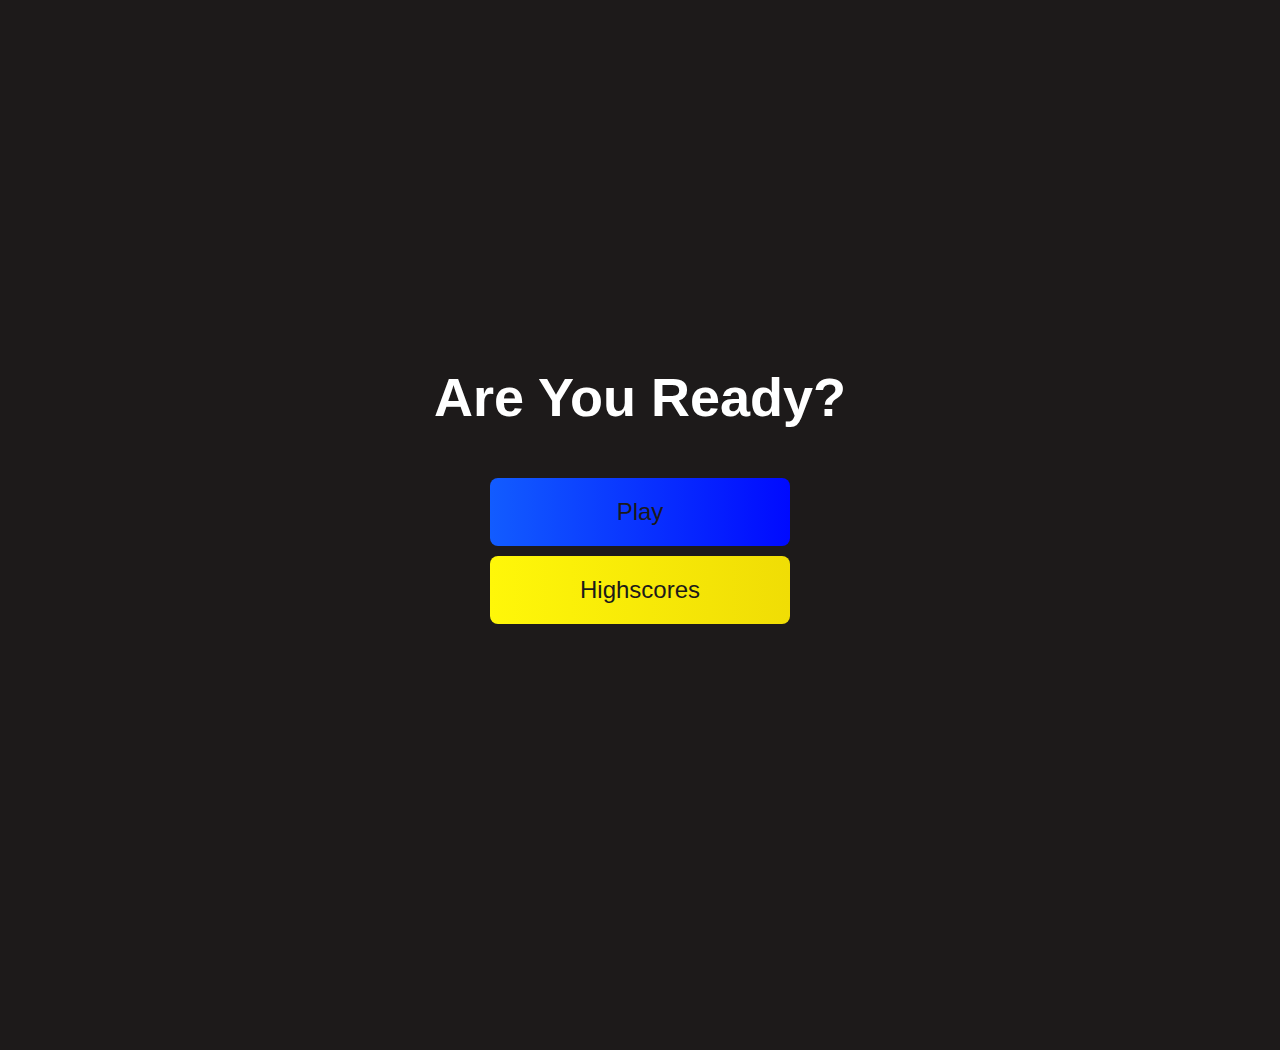
<file: index.html>
<!DOCTYPE html>
<html lang="en">
<head>
    <meta charset="UTF-8">
    <meta http-equiv="X-UA-Compatible" content="IE=edge">
    <meta name="viewport" content="width=device-width, initial-scale=1.0">
    <title>Home Page</title>
    <link rel="stylesheet" href="style.css">
</head>
<body>
    <div class="container">
        <div id="home" class="flex-column flex-center">
            <h1>Are You Ready?</h1>
            <a href="./game.html" class="btn">Play</a>
            <a href="./highscores.html" id="highscore-btn" class="btn">Highscores</a>
        </div>
    </div>
</body>
</html>
</file>
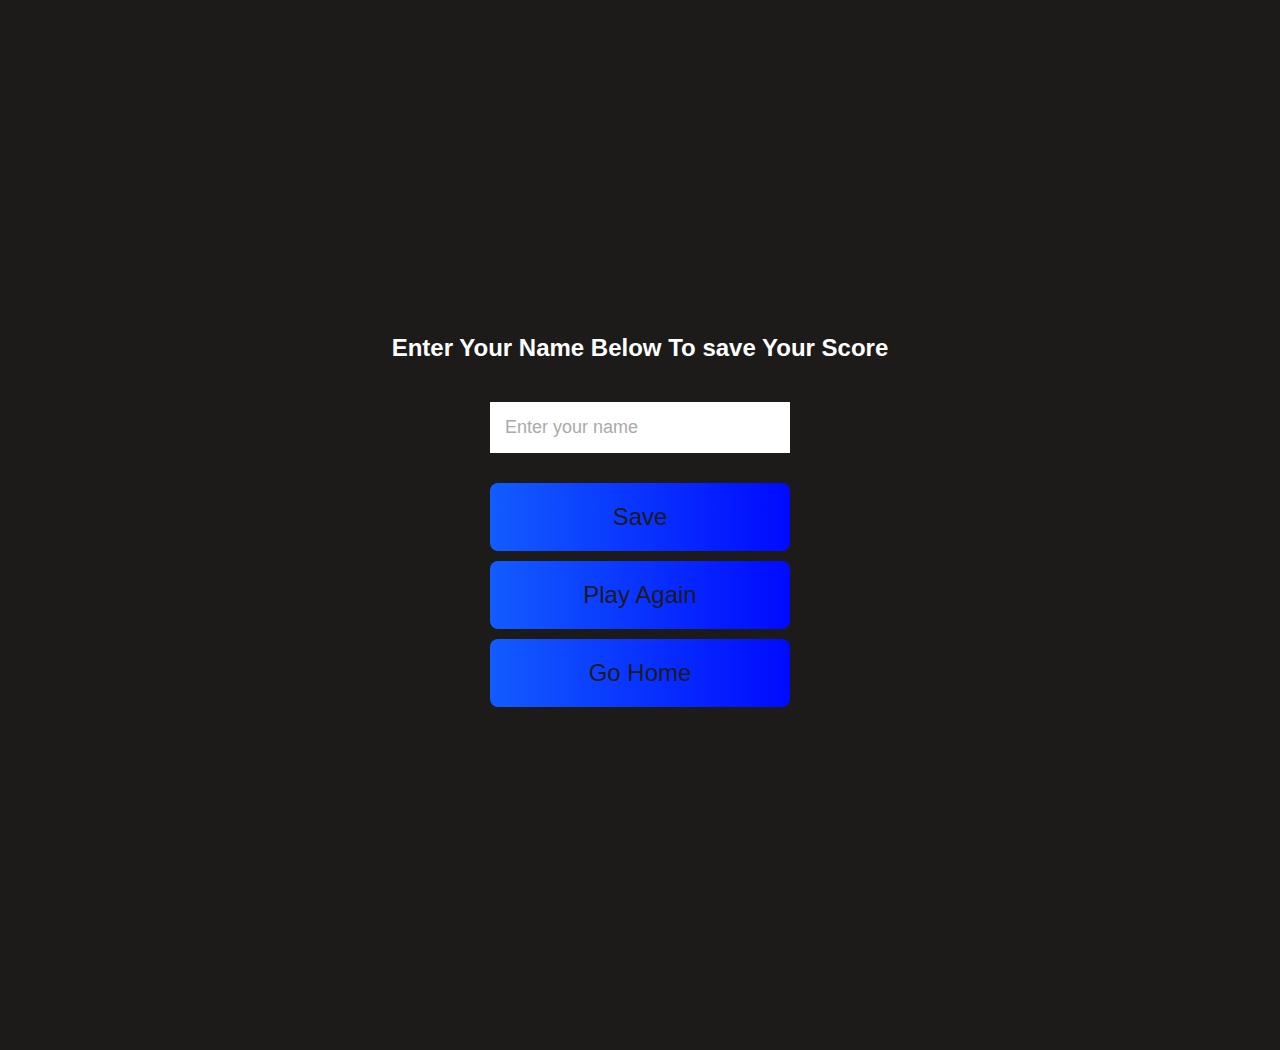
<file: end.html>
<!DOCTYPE html>
<html lang="en">
<head>
    <meta charset="UTF-8">
    <meta http-equiv="X-UA-Compatible" content="IE=edge">
    <meta name="viewport" content="width=device-width, initial-scale=1.0">
    <title>End</title>
    <link rel="stylesheet" href="style.css">
</head>
<body>
    <div class="container">
        <div id="end" class="flex-center flex-column">
            <h1 id="finalScore">0</h1>
            <h2 id="end-text">Enter Your Name Below To save Your Score </h2>
            <form class="end-form-container">
                <input type="text" name="name" id="username" placeholder="Enter your name">
                <button class="btn" id="saveScoreBtn" type="submit" onclick="SaveHighScore(event)" disabled>Save</button>
            </form>

            <a href="./game.html" class="btn">Play Again</a>
            <a href= './index.html' class="btn">Go Home</a>
        </div>
    </div>

    <script src="end.js"></script>
</body>
</html>
</file>
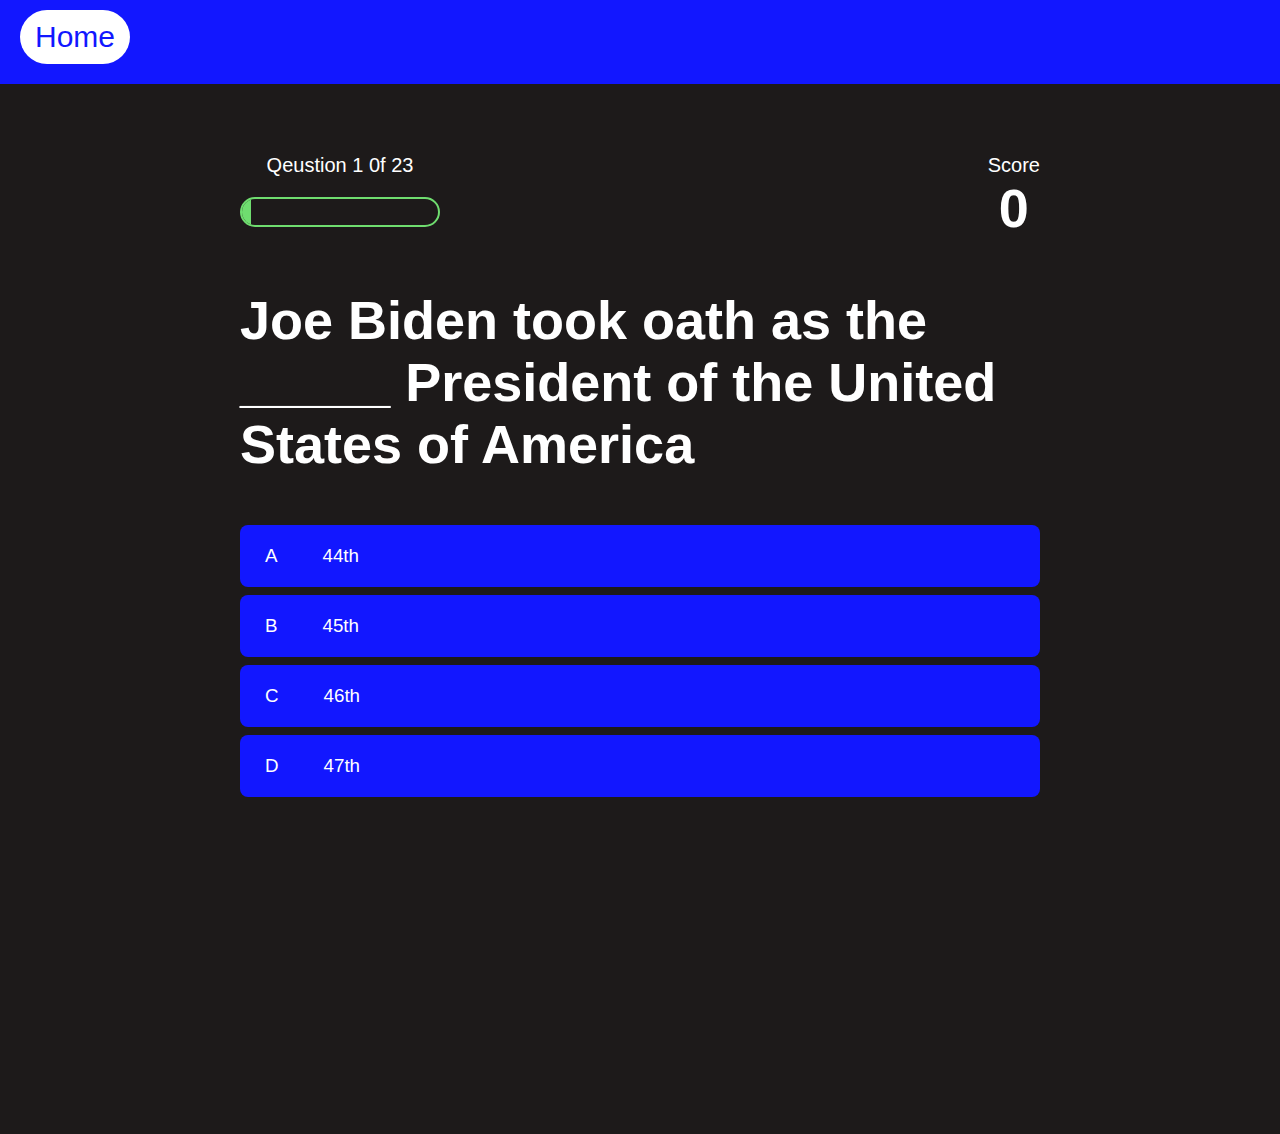
<file: game.html>
<!DOCTYPE html>
<html lang="en">
<head>
    <meta charset="UTF-8">
    <meta http-equiv="X-UA-Compatible" content="IE=edge">
    <meta name="viewport" content="width=device-width, initial-scale=1.0">
    <title>Quiz Page</title>
    <link rel="stylesheet" href="style.css">
    <link rel="stylesheet" href="game.css">
</head>
<body>
    
        <div class="home-flex">
            <a href="./index.html" class="btn-home" id=" btn-hom" onclick="btnhome()" return>Home</a>
        </div>

    <div class="container">
        <div id="game" class="justify-content flex-column">
            <div id="hud">
                <div class="hud-item">
                    <p id="progressText" class="hud-prefix">
                        Question
                    </p>
                    <div id="progressBar">
                        <div id="progressBarFull"></div>
                    </div>
                </div>
                <div id="hud-item">
                    <p class="hud-prefix">
                        Score
                    </p>
                    <h1 class="hud-main-text" id="score">
                        0
                    </h1>
                </div>
            </div>
            <h1 id="question">What Is The Answer to this Question</h1>
            <div class="choice-container">
                <p class="choice-prefix">A</p>
                <p class="choice-text" data-number="1">Choice 1</p>
            </div>
            <div class="choice-container">
                <p class="choice-prefix">B</p>
                <p class="choice-text" data-number="2">Choice 2</p>
            </div>
            <div class="choice-container">
                <p class="choice-prefix">C</p>
                <p class="choice-text" data-number="3">Choice 3</p>
            </div>
            <div class="choice-container">
                <p class="choice-prefix">D</p>
                <p class="choice-text" data-number="4">Choice 4</p>
            </div>
        </div>
    </div>
    <script src="./game.js"></script>
</body>
</html>
</file>
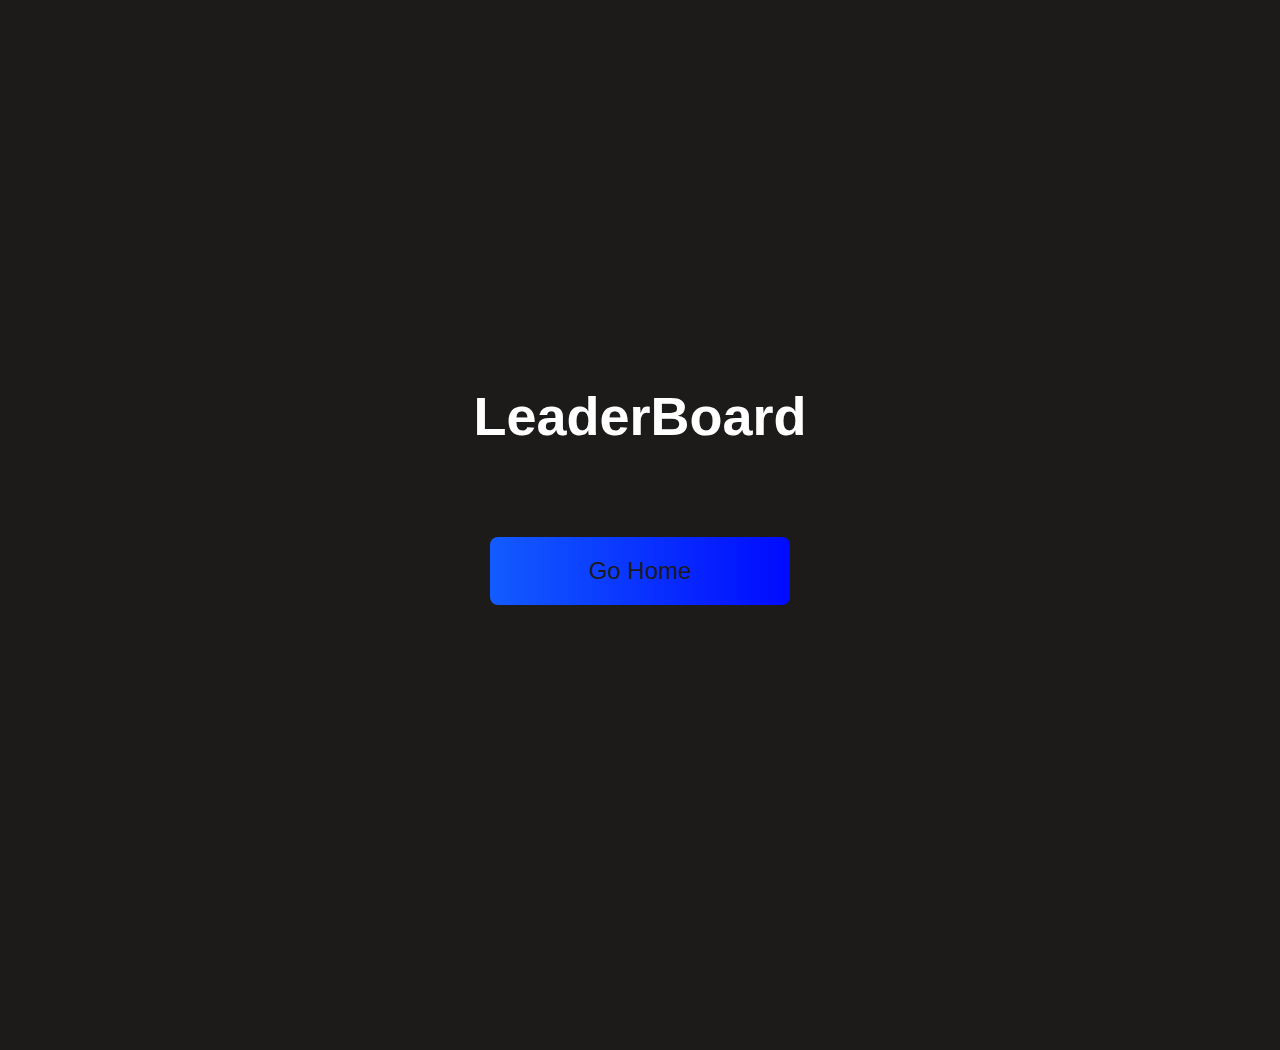
<file: highscores.html>
<!DOCTYPE html>
<html lang="en">
<head>
    <meta charset="UTF-8">
    <meta http-equiv="X-UA-Compatible" content="IE=edge">
    <meta name="viewport" content="width=device-width, initial-scale=1.0">
    <title>Highscore</title>
    <link rel="stylesheet" href="style.css">
    <link rel="stylesheet" href="highscore.css">
</head>
<body>
    <div class="container">
        <div id="highScores" class="flex-center flex-column">
            <h1 id="finalScore">LeaderBoard</h1>
            <ul id="highScoresList"></ul>
            <a href="index.html" class="btn"> Go Home</a>
        </div>
    </div>
    <script src="highscore.js"></script>
</body>
</html>
</file>
<file: style.css>
:root{
    background-color: rgb(29, 26, 26);
}

*{
    box-sizing: border-box;
    margin: 0;
    padding: 0;
    font-size: 62.5%;
    font-family: -apple-system, BlinkMacSystemFont, 'Segoe UI', Roboto, Oxygen, Ubuntu, Cantarell, 'Open Sans', 'Helvetica Neue', sans-serif;
}

h1{
    font-size: 5.4rem;
    color: #fff;
    margin-bottom: 5rem;
}

h2{
    font-size: 4.2rem;
    margin-bottom: 4rem;
}

.container{
    width: 100vw;
    height: 100vh;
    display: flex;
    justify-content: center;
    max-width: 80rem;
    margin: 0 auto;
    padding: 2rem;
}

.flex-column{
    display: flex;
    flex-direction: column;
}

.flex-center{
    justify-content: center;
    align-items: center;
}

.justify-center{
    justify-content: center;
}

.text-center{
    text-align: center;
}

.hidden{
    display: none;
}


.btn{
    font-size: 2.4rem;
    padding: 2rem 0;
    width: 30rem;
    text-align: center;
    margin-bottom: 1rem;
    text-decoration: none;
    color: rgb(28, 26, 26);
    background: linear-gradient(90deg, rgb(18, 92, 255) 0%, rgb(0, 10, 255) 100%);
    border-radius: 8px;
}

.btn:hover{
    cursor: pointer;
    box-shadow: 0 0.4rem 1.4rem 0 rgba(8, 114, 244, 0.6);
    transition: transform 150ms;
    transform: scale(1.03);
}


.btn[disabled]:hover {
    cursor: not-allowed;
    box-shadow: none;
    transform: none;
}

#highscore-btn{
    background: linear-gradient(90deg, rgb(255, 247, 9) 0%, rgb(240, 221, 5) 100%);
}

#highscore-btn:hover{
    box-shadow: 0 0.4rem 1.4rem 0 rgba(255, 255, 4, 0.6);
}

/* End Page Css */
.end-form-container {
    width: 100%;
    display: flex;
    flex-direction: column;
    align-items: center;
    max-width: 30rem;
}

.container {
    margin-top: 5rem;
    margin-bottom: 10rem;
}

input {
    margin-bottom: 1 rem;
    width: 20 rem;
    padding: 1.5rem;
    font-size: 1.8rem;
    border: none;
    box-shadow: 0 0.1rem 1.4rem 0 rgba(86, 185, 185, 235, .5);
}

input::placeholder {
    color: #aaa;
}

#username {
    margin-bottom: 3rem;
    width: 100%;
    outline: none;
}

#end-text {
    font-size: 2.4rem;
    color: #fff;
    text-align: center;
}

#saveScoreBtn {
    border: none;
}
</file>
<file: game.css>
body{
    color: #fff;
}

.home-flex {
    background: rgb(18, 23, 255);
    margin-bottom: 4rem;
    display: flex;
    justify-items: center;
}

.btn-home {
    font-size: 3rem;
    background-color: #ffffff;
    padding: 1rem 1.5rem;
    margin: 2rem;
    margin-top: 1rem;
    text-decoration: none;
    color: rgb(18, 23, 255);
    border-radius: 8rem;
}

.btn-home:hover {
    cursor: pointer;
    color: #fff;
    background-color: rgb(18, 23, 255);
    box-shadow: 0 0.4rem 1.4rem 0 rgba(232, 235, 240, 0.6);
    transition: transform 100ms;
    transform: scale(1.02);
}


.choice-container {
    display: flex;
    margin-bottom: 0.8rem;
    width: 100%;
    border-radius: 8px;
    background: rgb(18, 23, 255);
    font-size: 3rem;
    min-width: 80rem;
}



.choice-container:hover{
    cursor: pointer;
    box-shadow: 0 0.4rem 1.4rem 0 rgba(8, 114, 244, 0.6);
    transition: transform 100ms;
    transform: scale(1.02);
}

.choice-prefix{
    padding: 2rem 2.5rem;
    color: white;
}

.choice-text{
    padding: 2rem;
    width: 100%;
}


.correct{
    background: rgb(111, 221, 111);
}

.incorrect{
    background: rgb(255, 0, 0);
}

/*Head Display*/
#hud{
    display: flex;
    justify-content: space-between;
}

.hud-prefix{
    text-align: center;
    font-size: 2rem;
}

.hud-main-text{
    text-align: center;
}

#progressBar{
    width: 20rem;
    height: 3rem;
    border: 0.2rem solid rgb(111, 221, 111);
    margin-top: 2rem;
    border-radius: 50px;
    overflow: hidden;
}

#progressBarFull{
    height: 100%;
    background: rgb(111, 221, 111);
    width: 0%;
}

@media screen and (max-width: 768px) {
    .choice-container{
        min-width: 40rem;
    }
}
</file>
<file: highscore.css>
body {
    color: #fff;
}

#highScoresList {
    list-style: none;
    margin-bottom: 4rem;
}


.high-score {
    font-size: 2.8rem;
    margin-bottom: .5rem;
}
</file>
